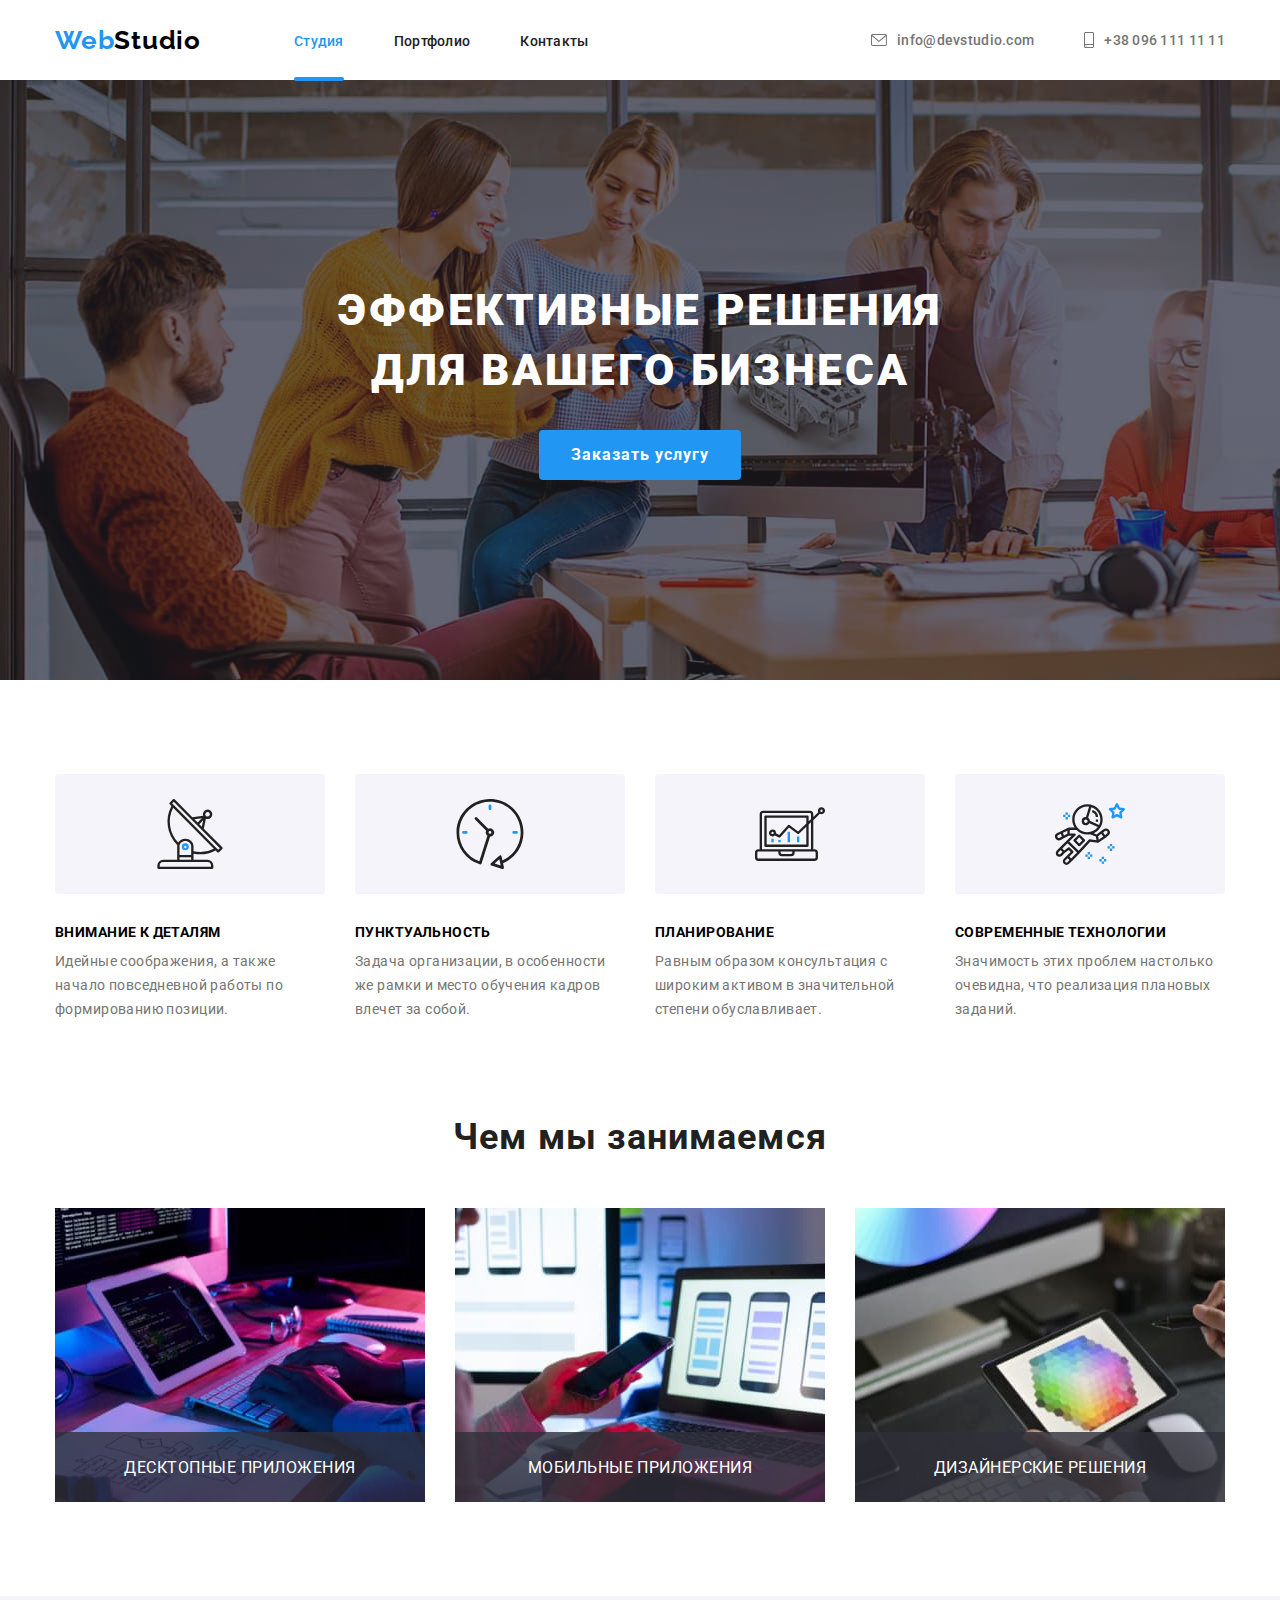
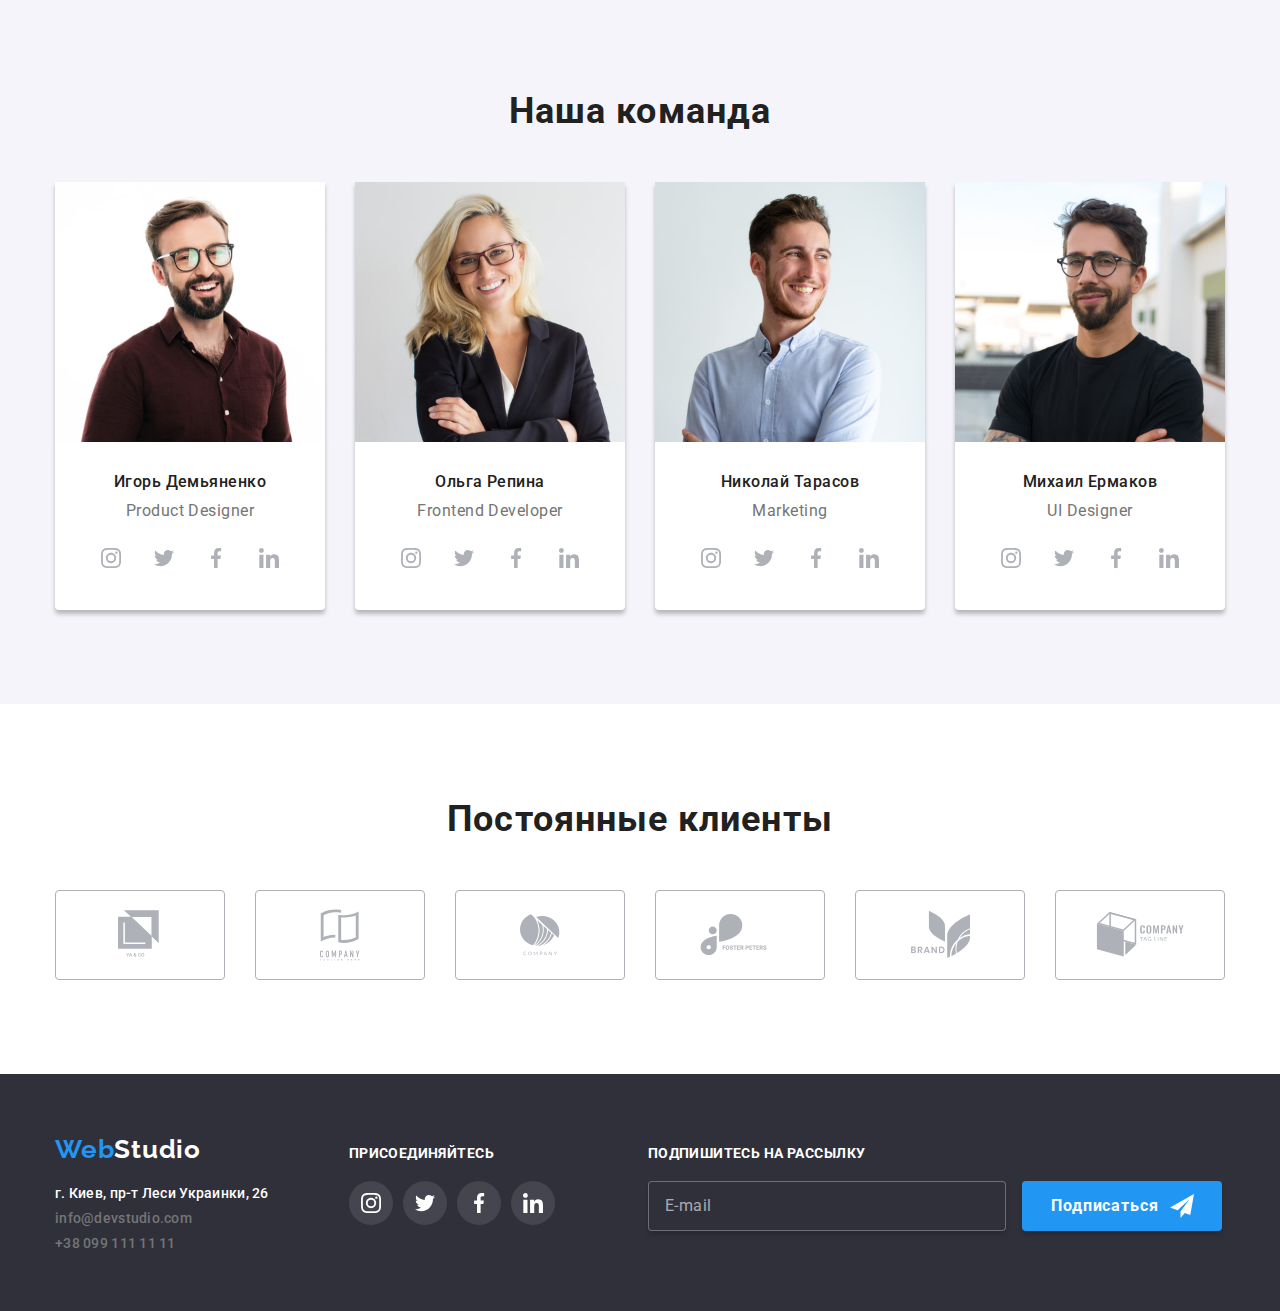
<file: index.html>
<!DOCTYPE html>
<html lang="ru">
  <head>
    <meta charset="UTF-8" />
    <meta name="viewport" content="width=device-width, initial-scale=1.0" />
    <link
      rel="stylesheet"
      href="https://cdnjs.cloudflare.com/ajax/libs/modern-normalize/1.0.0/modern-normalize.css"
    />
    <link
      href="https://fonts.googleapis.com/css2?family=Raleway:wght@700&family=Roboto:wght@400;500;700;900&display=swap"
      rel="stylesheet"
    />
    <link rel="stylesheet" href="./css/main.min.css" />
    <title>WebStudio</title>
  </head>
  <body>
    <!--Header-->

    <header class="header">
      <div class="container">
        <nav class="header-navigation">
          <a class="logo link" href="./index.html">
            <span class="accent">Web</span>Studio</a
          >
          <ul class="navigation list">
            <li class="navigation-item">
              <a class="navigation-link active-page link" href="">Студия</a>
            </li>
            <li class="navigation-item">
              <a class="navigation-link link" href="./portfolio.html"
                >Портфолио</a
              >
            </li>
            <li class="navigation-item">
              <a class="navigation-link link" href="">Контакты</a>
            </li>
          </ul>
        </nav>
        <address class="contacts">
          <a class="link contacts-details" href="mailto:info@devstudio.com">
            <svg class="email contacts-icon">
              <use href="./images/sprite.svg#envelope"></use>
            </svg>
            info@devstudio.com</a
          >
          <a class="link contacts-details" href="tel:+380961111111">
            <svg class="smartphone contacts-icon">
              <use href="./images/sprite.svg#smartphone"></use>
            </svg>
            +38 096 111 11 11</a
          >
        </address>
      </div>
    </header>

    <main>
      <!--Hero section-->

      <section class="hero">
        <h1 class="hero-title">
          Эффективные решения <br />
          для вашего бизнеса
        </h1>
        <button class="order-button modal-btn" type="button" data-modal-open>
          Заказать услугу
        </button>
      </section>

      <!--Skills-->

      <section class="skills">
        <div class="container">
          <h2 hidden>Квалификация и навыки</h2>
          <ul class="skills-list list">
            <li class="skills-item">
              <h3 class="skills-title">Внимание к деталям</h3>
              <p class="skills-description">
                Идейные соображения, а также начало повседневной работы по
                формированию позиции.
              </p>
            </li>
            <li class="skills-item">
              <h3 class="skills-title">Пунктуальность</h3>
              <p class="skills-description">
                Задача организации, в особенности же рамки и место обучения
                кадров влечет за собой.
              </p>
            </li>
            <li class="skills-item">
              <h3 class="skills-title">Планирование</h3>
              <p class="skills-description">
                Равным образом консультация с широким активом в значительной
                степени обуславливает.
              </p>
            </li>
            <li class="skills-item">
              <h3 class="skills-title">Современные технологии</h3>
              <p class="skills-description">
                Значимость этих проблем настолько очевидна, что реализация
                плановых заданий.
              </p>
            </li>
          </ul>
        </div>
      </section>

      <!--Our work-->
      <section class="work">
        <div class="container work-container">
          <h2 class="work-title">Чем мы занимаемся</h2>
          <ul class="work-list list">
            <li class="work-item">
              <div class="work-image-title">
                <img
                  src="./images/task-1.jpg"
                  alt="программист пишет код"
                  width="370"
                  height="294"
                />
              </div>
            </li>
            <li class="work-item">
              <div class="work-image-title">
                <img
                  src="./images/task-2.jpg"
                  alt="дизайн мобильного приложения"
                  width="370"
                  height="294"
                />
              </div>
            </li>
            <li class="work-item">
              <div class="work-image-title">
                <img
                  src="./images/task-3.jpg"
                  alt="работа с палитрой цветов"
                  width="370"
                  height="294"
                />
              </div>
            </li>
          </ul>
        </div>
      </section>

      <!--Our team-->

      <section class="team">
        <div class="container">
          <h2 class="team-title">Наша команда</h2>
          <ul class="team-list list">
            <li class="team-item">
              <img
                src="./images/teamplayer-1.jpg"
                alt="фото члена команды Игоря"
                width="270"
                height="260"
              />
              <div class="team-content">
                <h3 class="teammate-name">Игорь Демьяненко</h3>
                <p class="teammate-position" lang="en">Product Designer</p>
                <ul class="social-list list">
                  <li>
                    <a class="social-list-link" href="">
                      <svg class="social-list-svg">
                        <use href="./images/sprite.svg#instagram"></use>
                      </svg>
                    </a>
                  </li>
                  <li>
                    <a class="social-list-link" href="">
                      <svg class="social-list-svg">
                        <use href="./images/sprite.svg#twitter"></use>
                      </svg>
                    </a>
                  </li>
                  <li>
                    <a class="social-list-link" href="">
                      <svg class="social-list-svg">
                        <use href="./images/sprite.svg#facebook"></use>
                      </svg>
                    </a>
                  </li>
                  <li>
                    <a class="social-list-link" href="">
                      <svg class="social-list-svg">
                        <use href="./images/sprite.svg#linkedin"></use>
                      </svg>
                    </a>
                  </li>
                </ul>
              </div>
            </li>
            <li class="team-item">
              <img
                src="./images/teamplayer-2.jpg"
                alt="фото члена команды Ольги"
                width="270"
                height="260"
              />
              <div class="team-content">
                <h3 class="teammate-name">Ольга Репина</h3>
                <p class="teammate-position" lang="en">Frontend Developer</p>
                <ul class="social-list list">
                  <li>
                    <a class="social-list-link" href="">
                      <svg class="social-list-svg">
                        <use href="./images/sprite.svg#instagram"></use>
                      </svg>
                    </a>
                  </li>
                  <li>
                    <a class="social-list-link" href="">
                      <svg class="social-list-svg">
                        <use href="./images/sprite.svg#twitter"></use>
                      </svg>
                    </a>
                  </li>
                  <li>
                    <a class="social-list-link" href="">
                      <svg class="social-list-svg">
                        <use href="./images/sprite.svg#facebook"></use>
                      </svg>
                    </a>
                  </li>
                  <li>
                    <a class="social-list-link" href="">
                      <svg class="social-list-svg">
                        <use href="./images/sprite.svg#linkedin"></use>
                      </svg>
                    </a>
                  </li>
                </ul>
              </div>
            </li>
            <li class="team-item">
              <img
                src="./images/teamplayer-3.jpg"
                alt="фото члена команды Николая"
                width="270"
                height="260"
              />
              <div class="team-content">
                <h3 class="teammate-name">Николай Тарасов</h3>
                <p class="teammate-position" lang="en">Marketing</p>
                <ul class="social-list list">
                  <li>
                    <a class="social-list-link" href="">
                      <svg class="social-list-svg">
                        <use href="./images/sprite.svg#instagram"></use>
                      </svg>
                    </a>
                  </li>
                  <li>
                    <a class="social-list-link" href="">
                      <svg class="social-list-svg">
                        <use href="./images/sprite.svg#twitter"></use>
                      </svg>
                    </a>
                  </li>
                  <li>
                    <a class="social-list-link" href="">
                      <svg class="social-list-svg">
                        <use href="./images/sprite.svg#facebook"></use>
                      </svg>
                    </a>
                  </li>
                  <li>
                    <a class="social-list-link" href="">
                      <svg class="social-list-svg">
                        <use href="./images/sprite.svg#linkedin"></use>
                      </svg>
                    </a>
                  </li>
                </ul>
              </div>
            </li>
            <li class="team-item">
              <img
                src="./images/teamplayer-4.jpg"
                alt="фото члена команды Михаила"
                width="270"
                height="260"
              />
              <div class="team-content">
                <h3 class="teammate-name">Михаил Ермаков</h3>
                <p class="teammate-position" lang="en">UI Designer</p>
                <ul class="social-list list">
                  <li>
                    <a class="social-list-link" href="">
                      <svg class="social-list-svg">
                        <use href="./images/sprite.svg#instagram"></use>
                      </svg>
                    </a>
                  </li>
                  <li>
                    <a class="social-list-link" href="">
                      <svg class="social-list-svg">
                        <use href="./images/sprite.svg#twitter"></use>
                      </svg>
                    </a>
                  </li>
                  <li>
                    <a class="social-list-link" href="">
                      <svg class="social-list-svg">
                        <use href="./images/sprite.svg#facebook"></use>
                      </svg>
                    </a>
                  </li>
                  <li>
                    <a class="social-list-link" href="">
                      <svg class="social-list-svg">
                        <use href="./images/sprite.svg#linkedin"></use>
                      </svg>
                    </a>
                  </li>
                </ul>
              </div>
            </li>
          </ul>
        </div>
      </section>
    </main>
    <section class="clients">
      <div class="container">
        <h2 class="clients-title">Постоянные клиенты</h2>
        <ul class="clients-list list">
          <li class="clients-item clients-icon">
            <a class="clients-link" href="">
              <svg class="clients-list-svg" width="45px" height="50px">
                <use href="./images/sprite.svg#logo-1"></use>
              </svg>
            </a>
          </li>
          <li class="clients-item clients-icon">
            <a class="clients-link" href="">
              <svg class="clients-list-svg" width="40px" height="52px">
                <use href="./images/sprite.svg#logo-2"></use>
              </svg>
            </a>
          </li>
          <li class="clients-item clients-icon">
            <a class="clients-link" href="">
              <svg class="clients-list-svg" width="40px" height="52px">
                <use href="./images/sprite.svg#logo-3"></use>
              </svg>
            </a>
          </li>
          <li class="clients-item clients-icon">
            <a class="clients-link" href="">
              <svg class="clients-list-svg" width="80px" height="42px">
                <use href="./images/sprite.svg#logo-4"></use>
              </svg>
            </a>
          </li>
          <li class="clients-item clients-icon">
            <a class="clients-link" href="">
              <svg class="clients-list-svg" width="59px" height="47px">
                <use href="./images/sprite.svg#logo-5"></use>
              </svg>
            </a>
          </li>
          <li class="clients-item clients-icon">
            <a class="clients-link" href="">
              <svg class="clients-list-svg" width="89px" height="45px">
                <use href="./images/sprite.svg#logo-6"></use>
              </svg>
            </a>
          </li>
        </ul>
      </div>
    </section>
    <!--Footer-->
    <footer class="footer">
      <div class="container footer-container">
        <div class="footer-contacts">
          <a class="footer-logo link" href="./index.html"
            ><span class="accent">Web</span>Studio</a
          >
          <address class="contacts address">
            <ul class="footer-contacts-list list">
              <li class="footer-contacts-item">
                <a
                  class="footer-contacts-details map-address link"
                  href="https://goo.gl/maps/kugexmw8L3Ajr5Bk6"
                  target="_blank"
                  >г. Киев, пр-т Леси Украинки, 26</a
                >
              </li>
              <li class="footer-contacts-item">
                <a
                  class="footer-contacts-details footer-email link"
                  href="mailto:info@devstudio.com"
                  >info@devstudio.com</a
                >
              </li>
              <li class="footer-contacts-item">
                <a
                  class="footer-contacts-details footer-tel link"
                  href="tel:+380991111111"
                  >+38 099 111 11 11</a
                >
              </li>
            </ul>
          </address>
        </div>
        <div class="join">
          <b class="join-title">Присоединяйтесь</b>
          <ul class="footer-social-list list">
            <li class="footer-social-icons">
              <a class="footer-social-link" href="">
                <svg class="footer-social-svg">
                  <use href="./images/sprite.svg#instagram"></use>
                </svg>
              </a>
            </li>
            <li class="footer-social-icons">
              <a class="footer-social-link" href="">
                <svg class="footer-social-svg">
                  <use href="./images/sprite.svg#twitter"></use>
                </svg>
              </a>
            </li>
            <li class="footer-social-icons">
              <a class="footer-social-link" href="">
                <svg class="footer-social-svg">
                  <use href="./images/sprite.svg#facebook"></use>
                </svg>
              </a>
            </li>
            <li class="footer-social-icons">
              <a class="footer-social-link" href="">
                <svg class="footer-social-svg">
                  <use href="./images/sprite.svg#linkedin"></use>
                </svg>
              </a>
            </li>
          </ul>
        </div>
        <!--Subscribe form-->
        <form class="subscribe-form-wrapper">
          <b class="join-title">Подпишитесь на рассылку</b>
          <input
            type="email"
            name="user-email"
            class="subscribe-form-input"
            placeholder="E-mail"
            required
          />
          <button type="submit" class="subscribe-form-btn">
            <span class="send-button-wrapper"
              >Подписаться
              <svg class="send-icon" width="24px" height="24px">
                <use href="./images/sprite.svg#send"></use>
              </svg>
            </span>
          </button>
        </form>
      </div>
    </footer>
    <!--Modal button-->
    <div class="backdrop is-hidden" data-modal>
      <div class="modal">
        <button type="button" class="close-btn" data-modal-close>
          <svg class="close-icon" width="11px" height="11px">
            <use href="./images/sprite.svg#close"></use>
          </svg>
        </button>
        <h2 class="modal-title">Оставьте свои данные, мы вам перезвоним</h2>
        <form action="#" class="modal-form">
          <label class="modal-form-field"
            >Имя
            <input
              class="modal-form-input"
              type="text"
              name="user-name"
              placeholder=" "
            />
            <svg class="form-icon">
              <use href="./images/sprite.svg#person"></use>
            </svg>
          </label>
          <label class="modal-form-field"
            >Телефон
            <input
              class="modal-form-input"
              type="tel"
              name="user-tel"
              placeholder=" "
            />
            <svg class="form-icon">
              <use href="./images/sprite.svg#tel"></use>
            </svg>
          </label>
          <label class="modal-form-field"
            >Почта
            <input
              class="modal-form-input"
              type="email"
              name="user-email"
              placeholder=" "
            />
            <svg class="form-icon">
              <use href="./images/sprite.svg#email"></use>
            </svg>
          </label>
          <label class="modal-form-field"
            >Комментарий
            <textarea
              name="user-comment"
              cols="30"
              rows="10"
              class="modal-form-comment"
              placeholder="Введите текст"
            ></textarea>
          </label>

          <input
            class="modal-form-policy"
            type="checkbox"
            name="user-agreement"
            value="accept-agreement"
            id="check-policy"
          />
          <label for="check-policy" class="modal-form-policy-label">
            Соглашаюсь с рассылкой и принимаю
            <a href="#" class="terms">Условия договора</a>
          </label>

          <button type="submit" class="modal-form-btn">Отправить</button>
        </form>
      </div>
    </div>

    <script src="./js/modal.js"></script>
  </body>
</html>
</file>
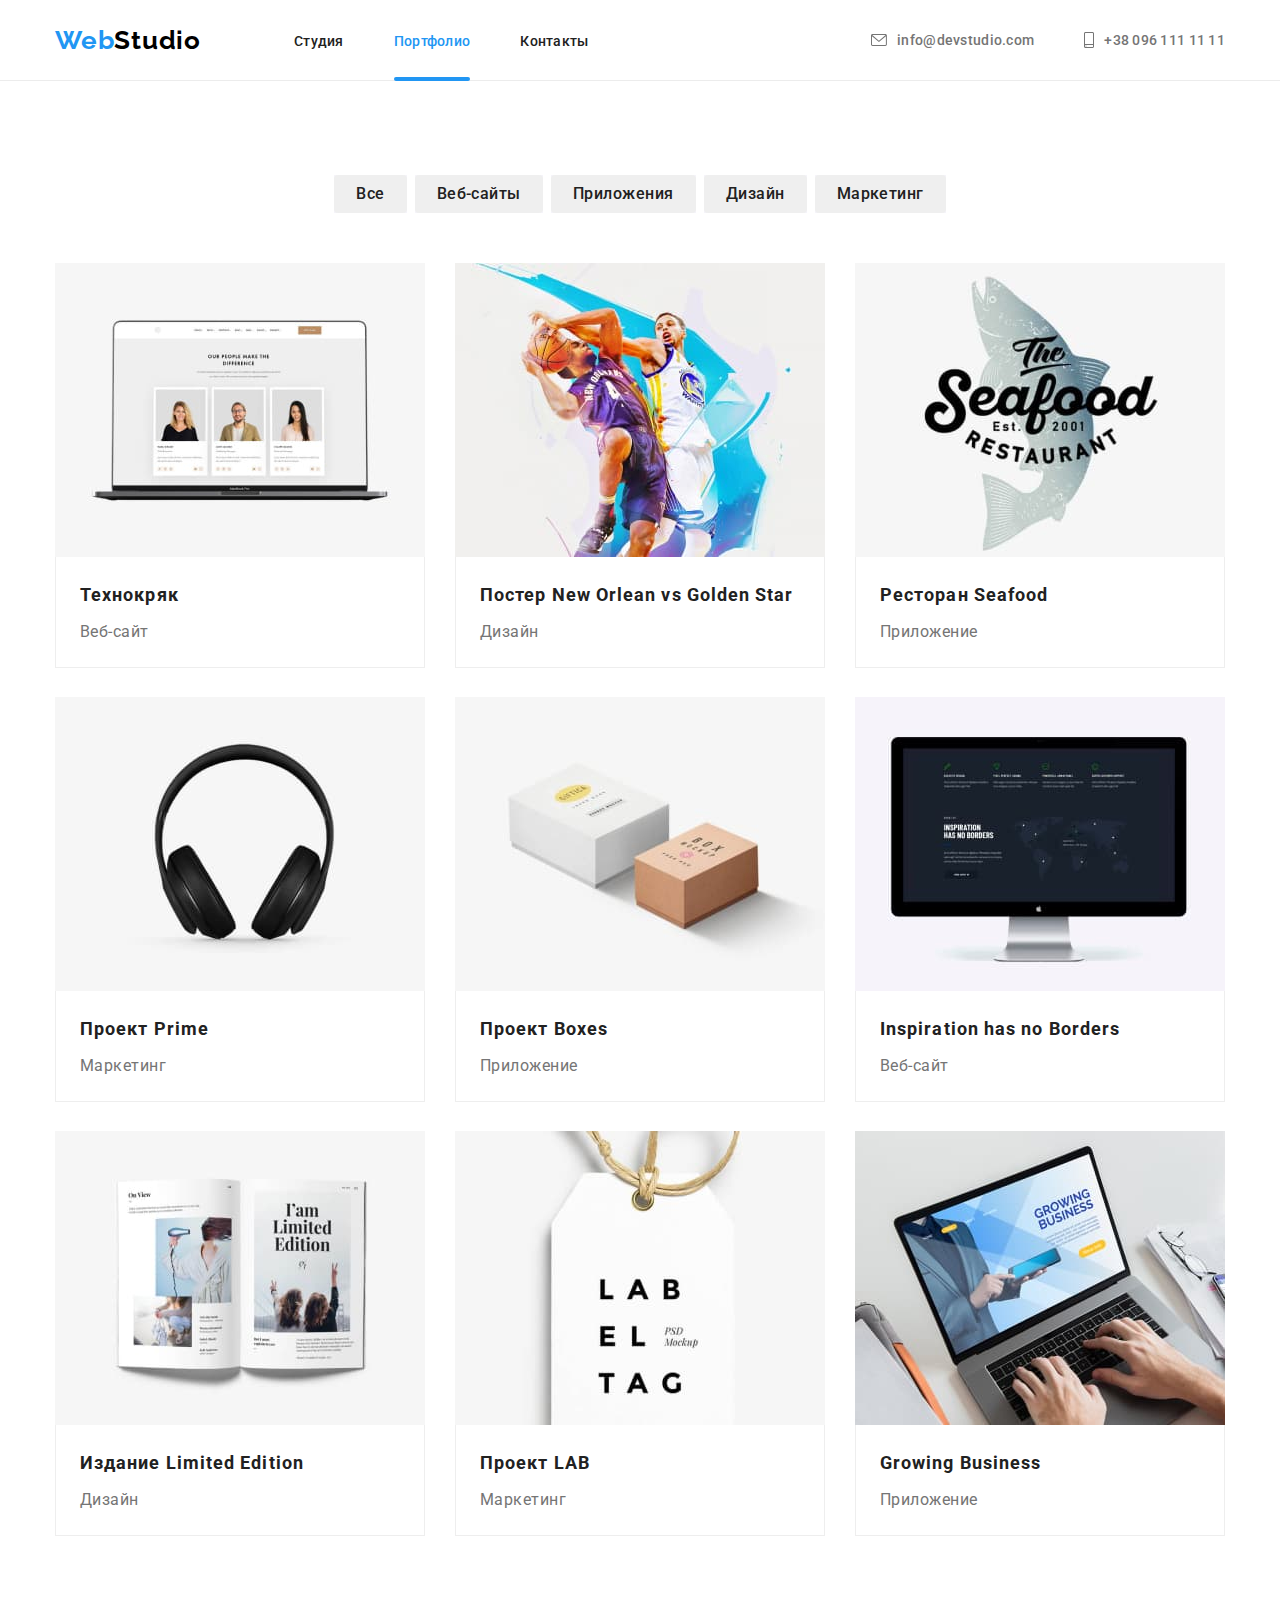
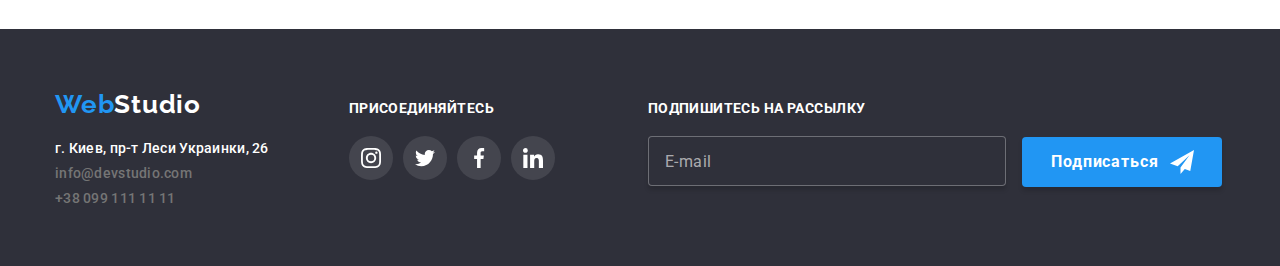
<file: portfolio.html>
<!DOCTYPE html>
<html lang="ru">
  <head>
    <meta charset="UTF-8" />
    <meta name="viewport" content="width=device-width, initial-scale=1.0" />
    <link
      rel="stylesheet"
      href="https://cdnjs.cloudflare.com/ajax/libs/modern-normalize/1.0.0/modern-normalize.css"
    />
    <link
      href="https://fonts.googleapis.com/css2?family=Raleway:wght@700&family=Roboto:wght@400;500;700;900&display=swap"
      rel="stylesheet"
    />
    <!--<link rel="stylesheet" href="./css/main.min.css" />-->
    <link rel="stylesheet" href="./css/portfolio.min.css" />
    <title>Портфолио</title>
  </head>
  <body>
    <!--Header-->

    <header class="header">
      <div class="container portfolio-header">
        <nav class="header-navigation">
          <a class="logo link" href="./index.html"
            ><span class="accent">Web</span>Studio</a
          >
          <ul class="navigation list">
            <li class="navigation-item">
              <a class="navigation-link link" href="./index.html">Студия</a>
            </li>
            <li class="navigation-item">
              <a
                class="navigation-link active-page link"
                href="./portfolio.html"
                >Портфолио</a
              >
            </li>
            <li class="navigation-item">
              <a class="navigation-link link" href="">Контакты</a>
            </li>
          </ul>
        </nav>
        <address class="contacts">
          <a class="link contacts-details" href="mailto:info@devstudio.com">
            <svg class="email contacts-icon">
              <use
                class="contacts-details-svg"
                href="./images/sprite.svg#envelope"
              ></use>
            </svg>
            info@devstudio.com</a
          >
          <a class="link contacts-details" href="tel:+380961111111">
            <svg class="smartphone contacts-icon">
              <use
                class="contacts-details-svg"
                href="./images/sprite.svg#smartphone"
              ></use>
            </svg>
            +38 096 111 11 11</a
          >
        </address>
      </div>
    </header>

    <main>
      <section class="portfolio">
        <div class="container">
          <!--Фильтр по услугам студии-->
          <h1 hidden>Фильтр по услугам студии</h1>
          <ul class="filter-list list">
            <li class="filter-item">
              <button class="services-filter-button" type="button">Все</button>
            </li>
            <li class="filter-item">
              <button class="services-filter-button" type="button">
                Веб-сайты
              </button>
            </li>
            <li class="filter-item">
              <button class="services-filter-button" type="button">
                Приложения
              </button>
            </li>
            <li class="filter-item">
              <button class="services-filter-button" type="button">
                Дизайн
              </button>
            </li>
            <li class="filter-item">
              <button class="services-filter-button" type="button">
                Маркетинг
              </button>
            </li>
          </ul>

          <!--Услуги-->

          <ul class="services-list list">
            <li class="services-item">
              <a class="services-link link" href="">
                <div class="services-preview">
                  <img
                    src="./images/portfolio/website.jpg"
                    alt="страница вебсайта"
                    width="370"
                    height="294"
                  />
                </div>
                <div class="services-content">
                  <h2 class="services-title">Технокряк</h2>
                  <p class="services-category">Веб-сайт</p>
                </div>
              </a>
            </li>
            <li class="services-item">
              <a class="services-link link" href="">
                <div class="services-preview">
                  <img
                    src="./images/portfolio/poster.jpg"
                    alt="постер баскетбол"
                    width="370"
                    height="294"
                  />
                </div>
                <div class="services-content">
                  <h2 class="services-title">
                    Постер New Orlean vs Golden Star
                  </h2>
                  <p class="services-category">Дизайн</p>
                </div>
              </a>
            </li>
            <li class="services-item">
              <a class="services-link link" href="">
                <div class="services-preview">
                  <img
                    src="./images/portfolio/restaurant.jpg"
                    alt="логотип ресторана морепродуктов"
                    width="370"
                    height="294"
                  />
                </div>
                <div class="services-content">
                  <h2 class="services-title">Ресторан Seafood</h2>
                  <p class="services-category">Приложение</p>
                </div>
              </a>
            </li>
            <li class="services-item">
              <a class="services-link link" href="">
                <div class="services-preview">
                  <img
                    src="./images/portfolio/marketing.jpg"
                    alt="наушники"
                    width="370"
                    height="294"
                  />
                </div>
                <div class="services-content">
                  <h2 class="services-title">Проект Prime</h2>
                  <p class="services-category">Маркетинг</p>
                </div>
              </a>
            </li>
            <li class="services-item">
              <a class="services-link link" href="">
                <div class="services-preview">
                  <img
                    src="./images/portfolio/boxes.jpg"
                    alt="коробки"
                    width="370"
                    height="294"
                  />
                </div>
                <div class="services-content">
                  <h2 class="services-title">Проект Boxes</h2>
                  <p class="services-category">Приложение</p>
                </div>
              </a>
            </li>
            <li class="services-item">
              <a class="services-link link" href="">
                <div class="services-preview">
                  <img
                    src="./images/portfolio/inspiration.jpg"
                    alt="веб-сайт"
                    width="370"
                    height="294"
                  />
                </div>
                <div class="services-content">
                  <h2 class="services-title">Inspiration has no Borders</h2>
                  <p class="services-category">Веб-сайт</p>
                </div>
              </a>
            </li>
            <li class="services-item">
              <a class="services-link link" href="">
                <div class="services-preview">
                  <img
                    src="./images/portfolio/edition.jpg"
                    alt="книга"
                    width="370"
                    height="294"
                  />
                </div>
                <div class="services-content">
                  <h2 class="services-title">Издание Limited Edition</h2>
                  <p class="services-category">Дизайн</p>
                </div>
              </a>
            </li>
            <li class="services-item">
              <a class="services-link link" href="">
                <div class="services-preview">
                  <img
                    src="./images/portfolio/label.jpg"
                    alt="бирка с логотипом"
                    width="370"
                    height="294"
                  />
                </div>
                <div class="services-content">
                  <h2 class="services-title">Проект LAB</h2>
                  <p class="services-category">Маркетинг</p>
                </div>
              </a>
            </li>
            <li class="services-item">
              <a class="services-link link" href="">
                <div class="services-preview">
                  <img
                    src="./images/portfolio/business.jpg"
                    alt="веб приложение для бизнеса"
                    width="370"
                    height="294"
                  />
                </div>
                <div class="services-content">
                  <h2 class="services-title">Growing Business</h2>
                  <p class="services-category">Приложение</p>
                </div>
              </a>
            </li>
          </ul>
        </div>
      </section>
    </main>

    <!--Footer-->
    <footer class="footer">
      <div class="container footer-container">
        <div class="footer-contacts">
          <a class="footer-logo link" href="./index.html"
            ><span class="accent">Web</span>Studio</a
          >
          <address class="contacts address">
            <ul class="footer-contacts-list list">
              <li class="footer-contacts-item">
                <a
                  class="footer-contacts-details map-address link"
                  href="https://goo.gl/maps/kugexmw8L3Ajr5Bk6"
                  target="_blank"
                  >г. Киев, пр-т Леси Украинки, 26</a
                >
              </li>
              <li class="footer-contacts-item">
                <a
                  class="footer-contacts-details footer-email link"
                  href="mailto:info@devstudio.com"
                  >info@devstudio.com</a
                >
              </li>
              <li class="footer-contacts-item">
                <a
                  class="footer-contacts-details footer-tel link"
                  href="tel:+380991111111"
                  >+38 099 111 11 11</a
                >
              </li>
            </ul>
          </address>
        </div>
        <div class="join">
          <b class="join-title"> Присоединяйтесь </b>
          <ul class="footer-social-list list">
            <li class="footer-social-icons">
              <a class="footer-social-link" href="">
                <svg class="footer-social-svg">
                  <use href="./images/sprite.svg#instagram"></use>
                </svg>
              </a>
            </li>
            <li class="footer-social-icons">
              <a class="footer-social-link" href="">
                <svg class="footer-social-svg">
                  <use href="./images/sprite.svg#twitter"></use>
                </svg>
              </a>
            </li>
            <li class="footer-social-icons">
              <a class="footer-social-link" href="">
                <svg class="footer-social-svg">
                  <use href="./images/sprite.svg#facebook"></use>
                </svg>
              </a>
            </li>
            <li class="footer-social-icons">
              <a class="footer-social-link" href="">
                <svg class="footer-social-svg">
                  <use href="./images/sprite.svg#linkedin"></use>
                </svg>
              </a>
            </li>
          </ul>
        </div>
        <!--Subscribe form-->
        <form class="subscribe-form-wrapper">
          <b class="join-title">Подпишитесь на рассылку</b>
          <input
            type="email"
            name="user-email"
            class="subscribe-form-input"
            placeholder="E-mail"
            required
          />
          <button type="submit" class="subscribe-form-btn">
            <span class="send-button-wrapper"
              >Подписаться
              <svg class="send-icon" width="24px" height="24px">
                <use href="/images/sprite.svg#send"></use>
              </svg>
            </span>
          </button>
        </form>
      </div>
    </footer>
  </body>
</html>
</file>
<file: css/main.min.css>
body{font-family:"Roboto",sans-serif}.list{list-style:none}.link{text-decoration:none}.address{font-style:normal}img{display:block}*,*::before,*::after{margin:0;padding:0}.container{width:1200px;margin:0 auto;padding:0 15px}.backdrop{position:fixed;top:0;left:0;width:100%;height:100%;background-color:rgba(0,0,0,0.2);transition:all 250ms cubic-bezier(0.4, 0, 0.2, 1)}.is-hidden{opacity:0;visibility:hidden;pointer-events:none}.modal{position:absolute;top:50%;left:50%;transform:translate(-50%, -50%);width:528px;height:581px;background-color:#fff;box-shadow:0px 1px 3px rgba(0,0,0,0.12),0px 1px 1px rgba(0,0,0,0.14),0px 2px 1px rgba(0,0,0,0.2);border-radius:4px}.modal-title{padding-top:40px;padding-bottom:12px;font-family:"Roboto",sans-serif;font-weight:700;font-size:20px;line-height:1.15;text-align:center;letter-spacing:0.03em;color:#212121}.modal-form-field{position:relative;margin-left:40px;font-family:"Roboto",sans-serif;font-weight:400;font-size:12px;line-height:1.167;letter-spacing:0.01em;color:#757575}.modal-form-field:not(:last-child)>input{margin-bottom:10px}.modal-form-field>input{display:flex;margin:0 auto;margin-top:4px;padding-left:40px;border:1px solid rgba(33,33,33,0.2);border-radius:4px}.modal-form-field textarea{padding:12px 0 0 16px;margin-top:4px}.modal-form-input{width:448px;height:40px}.modal-form-input:focus+.form-icon{fill:#2196f3;cursor:pointer}.modal-form-input:focus,.modal-form-comment:focus{outline:none;border:1px solid #2196f3;cursor:pointer}.modal-form-comment{position:relative;display:block;resize:none;margin:0 auto;width:448px;height:120px;border:1px solid rgba(33,33,33,0.2);border-radius:4px}.modal-form-comment::placeholder{position:absolute;top:12px;left:16px;font-family:"Roboto",sans-serif;font-weight:400;font-size:14px;line-height:1.143;letter-spacing:0.01em;color:rgba(117,117,117,0.5)}.modal-form-policy{position:absolute;appearance:none;-moz-appearance:none;-webkit-appearance:none}.modal-form-policy-label{display:inline-block;padding-left:48px;margin-top:20px;font-family:"Roboto",sans-serif;font-weight:400;font-size:14px;line-height:1.714;letter-spacing:0.03em;color:#757575}.modal-form-policy-label::before{content:"";display:inline-block;margin-right:8px;margin-top:3px;width:16px;height:15px;border:0.75px solid #000000;border-radius:2px}.modal-form-policy:checked+.modal-form-policy-label::before{background-color:#2196f3;background-image:url("../images/checked.svg");background-size:contain;background-origin:border-box;border-color:transparent}.modal-form-btn{display:block;margin-left:auto;margin-right:auto;margin-top:30px;width:200px;height:50px;font-family:"Roboto",sans-serif;font-weight:700;font-size:16px;line-height:1.875;letter-spacing:0.06em;color:#ffffff;background-color:#188ce8;border:none;box-shadow:0px 4px 4px rgba(0,0,0,0.15);border-radius:4px;transition:box-shadow 250ms cubic-bezier(0.4, 0, 0.2, 1)}.modal-form-btn:hover,.modal-form-btn:focus{box-shadow:0px 4px 4px rgba(0,0,0,0.25);cursor:pointer}.close-icon{display:block;margin:0 auto}.close-btn{position:absolute;top:8px;right:8px;width:30px;height:30px;background-color:#ffffff;border:1px solid rgba(0,0,0,0.1);border-radius:50%;cursor:pointer;transition:fill 250ms cubic-bezier(0.4, 0, 0.2, 1)}.close-btn:hover,.close-btn:focus{fill:#2196f3}.form-icon{position:absolute;top:27px;left:12px;width:18px;height:18px;transition:fill 250ms cubic-bezier(0.4, 0, 0.2, 1)}.terms{padding-right:51px;font-family:"Roboto",sans-serif;font-weight:400;font-size:14px;line-height:1.714;letter-spacing:0.03em;text-decoration-line:underline;color:#2196f3}.subscribe-form-wrapper{margin-left:93px}.subscribe-form-input{display:inline-block;width:358px;height:50px;margin-right:12px;padding-left:16px;color:rgba(255,255,255,0.6);background-color:#2f303a;border:1px solid rgba(255,255,255,0.3);box-shadow:0px 4px 4px rgba(0,0,0,0.15);border-radius:4px}.subscribe-form-input::placeholder{font-family:"Roboto",sans-serif;font-weight:400;font-size:16px;line-height:1.25;letter-spacing:0.03em;color:rgba(255,255,255,0.6)}.subscribe-form-input:focus{cursor:pointer}.subscribe-form-btn{width:200px;height:50px;color:#ffffff;background-color:#2196f3;font-family:"Roboto",sans-serif;font-weight:700;font-size:16px;line-height:1.875;text-align:center;letter-spacing:0.06em;box-shadow:0px 4px 4px rgba(0,0,0,0.15);border-radius:4px;border:none}.subscribe-form-btn:hover,.subscribe-form-btn:focus{cursor:pointer}.send-button-wrapper{position:relative;display:flex;padding-left:29px}.send-icon{position:absolute;top:3px;right:28px}.send-icon>use{width:24px;height:24px;fill:#ffffff;margin-left:10px}.social-list{display:flex;justify-content:space-around;margin-top:16px}.social-list-link{width:44px;height:44px;display:flex;justify-content:center;align-items:center;border-radius:50%;background-color:#ffffff;transition:background-color 250ms cubic-bezier(0.4, 0, 0.2, 1)}.social-list-link:hover,.social-list-link:focus{background-color:#2196f3}.social-list-link:hover .social-list-svg,.social-list-link:focus .social-list-svg{fill:#ffffff}.social-list-svg{width:20px;height:20px;fill:#afb1b8;transition:fill 250ms cubic-bezier(0.4, 0, 0.2, 1)}.footer-social-list{display:flex}.footer-social-icons:not(:last-child){margin-right:10px}.footer-social-link{width:44px;height:44px;display:flex;justify-content:center;align-items:center;border-radius:50%;background-color:rgba(255,255,255,0.1);transition:background-color 250ms cubic-bezier(0.4, 0, 0.2, 1)}.footer-social-link:hover,.footer-social-link:focus{background-color:#2196f3}.footer-social-svg{width:20px;height:20px;fill:#ffffff}.work-title,.team-title,.clients-title{font-weight:700;font-size:36px;line-height:1.167;text-align:center;letter-spacing:0.03em;color:#212121}.teammate-position{font-weight:400;font-size:16px;line-height:1.187;letter-spacing:0.03em;color:#757575}.contacts-details{transition:color 250ms cubic-bezier(0.4, 0, 0.2, 1)}.link.contacts-details:hover{color:#2196f3}.team,.work,.portfolio,.clients{padding-bottom:94px}.portfolio,.clients{padding-top:94px}.accent{font-family:"Raleway",sans-serif;font-weight:700;font-size:26px;line-height:1.192;letter-spacing:0.03em;color:#2196f3}.logo{font-family:"Raleway",sans-serif;font-weight:700;font-size:26px;line-height:1.192;letter-spacing:0.03em;color:#000;margin-right:93px}.navigation-link{font-family:"Roboto",sans-serif;font-weight:500;font-size:14px;line-height:1.143;letter-spacing:0.02em;color:#212121;transition:color 250ms cubic-bezier(0.4, 0, 0.2, 1)}.navigation-link:hover,.navigation-link:focus{color:#2196f3}.active-page{color:#2196f3}.navigation-item .active-page::after{position:absolute;bottom:0;content:"";display:block;width:100%;height:4px;background-color:#2196f3;border-radius:2px}.header .container{display:flex;align-items:center;height:80px}.header-navigation{display:flex;align-items:center}.navigation{display:flex}.navigation-item{position:relative}.navigation-item:not(:last-child){margin-right:50px}a.navigation-link.active-page,a.navigation-link.link{padding-top:33px;padding-bottom:32px}.contacts{display:flex;margin-left:auto;font-style:normal}.contacts .link{font-family:"Roboto",sans-serif;font-weight:500;font-size:14px;line-height:1.143;letter-spacing:0.02em;color:#757575;display:flex;align-items:center}.contacts-icon{fill:currentColor}.contacts-details+.contacts-details{margin-left:50px}.header .navigation-link{display:block;padding:10px 0}.email{width:16px;height:12px;margin-right:10px}.smartphone{width:10px;height:16px;margin-right:10px}.hero{max-width:1600px;margin:0 auto;padding-bottom:200px;padding-top:200px;background-color:#2f303a;background-image:linear-gradient(rgba(47,48,58,0.4), rgba(47,48,58,0.4)),url("../images/bgimage.jpg");background-repeat:no-repeat;background-size:cover}.hero-title{margin-top:0;margin-bottom:30px;font-weight:900;font-size:44px;line-height:1.364;text-align:center;letter-spacing:0.06em;text-transform:uppercase;color:#fff}.order-button{display:block;margin:0 auto;padding:10px 32px;font-weight:700;font-size:16px;line-height:1.875;text-align:center;letter-spacing:0.06em;color:#fff;background:#2196f3;border:none;border-radius:4px}.order-button:hover,.order-button:focus{cursor:pointer}.skills{padding-bottom:47px;padding-top:94px}.skills-title{font-weight:700;font-size:14px;line-height:1.143;letter-spacing:0.03em;text-transform:uppercase;margin-bottom:10px}.skills-description{font-weight:400;font-size:14px;line-height:1.714;letter-spacing:0.03em;color:#757575}.skills-list{display:flex}.skills-item{width:270px;margin-right:30px}.skills-item:nth-child(4n+4){margin-right:0}.skills-item::before{width:270px;height:120px;margin:0 auto 30px;display:block;background-repeat:no-repeat;background-position:center;background-color:#f5f4fa;border-radius:4px}.skills-item:first-child::before{background-image:url("../images/antenna.svg");content:""}.skills-item:nth-child(n+2)::before{background-image:url("../images/clock.svg");content:""}.skills-item:nth-child(n+3)::before{background-image:url("../images/diagram.svg");content:""}.skills-item:nth-child(n+4)::before{background-image:url("../images/astronaut.svg");content:""}.work{padding-top:47px}.work-title{margin-bottom:50px;font-weight:700;font-size:36px;line-height:1.167;text-align:center;letter-spacing:0.03em;color:#212121}.work-list{display:flex}.work-item{width:370px}.work-item:not(:last-child){margin-right:30px}.work-image-title{position:relative}.work-item:first-child .work-image-title::after,.work-item:nth-child(2n) .work-image-title::after,.work-item:nth-child(3n) .work-image-title::after{display:inline-block;position:absolute;bottom:0;width:100%;height:70px;color:#ffffff;font-family:"Roboto",sans-serif;font-size:700;line-height:1.172;letter-spacing:0.03em;text-transform:uppercase;text-align:center;padding:27px 30px;background-color:rgba(47,48,58,0.8)}.work-item:first-child .work-image-title::after{content:"Десктопные приложения"}.work-item:nth-child(2n) .work-image-title::after{content:"Мобильные приложения"}.work-item:nth-child(3n) .work-image-title::after{content:"Дизайнерские решения"}.team{padding-top:94px;background-color:#f5f4fa}.team-title{margin-bottom:50px}.team-list{display:flex}.team-item{width:270px;display:block;text-align:center}.team-item:not(:last-child){margin-right:30px}.team-item img{box-shadow:0px 4px 4px rgba(0,0,0,0.25)}.team-content{padding:30px;border-radius:0 0 4px 4px;background-color:#fff;box-shadow:0px 4px 4px rgba(0,0,0,0.25)}.teammate-name{margin-bottom:10px;font-weight:500;font-size:16px;line-height:1.187;letter-spacing:0.03em;color:#212121}.clients-title{margin-bottom:50px}.clients-list{display:flex}.clients-list-svg{display:block;margin:auto;transition:fill 250ms cubic-bezier(0.4, 0, 0.2, 1)}.clients-link{display:flex;justify-content:center;align-items:center;width:170px;height:90px;fill:#afb1b8;border:1px solid #afb1b8;border-radius:4px;transition:fill 250ms cubic-bezier(0.4, 0, 0.2, 1)}.clients-link:hover .clients-list-svg,.clients-link:focus .clients-list-svg{fill:#2196f3}.clients-link:hover{border-color:#2196f3}.clients-item{width:170px;height:90px;display:flex;text-align:center;justify-content:center}.clients-item:not(:last-child){margin-right:30px}.footer{padding-top:60px;padding-bottom:60px;background:#2f303a}.footer-container{display:flex;align-items:baseline}.footer-logo{display:inline-block;margin-bottom:20px;font-family:"Raleway",sans-serif;font-weight:700;font-size:26px;line-height:1.192;letter-spacing:0.03em;color:#fff}.footer-contacts-details{font-weight:400;font-size:14px;line-height:1.714;letter-spacing:0.03em;color:rgba(255,255,255,0.6)}.footer-contacts-details.map-address{color:#fff}.footer-contacts-item:not(:last-child){margin-bottom:9px}.join{margin-left:80px;margin-bottom:20px}.join-title{display:block;margin-bottom:20px;font-family:"Roboto",sans-serif;font-weight:700;font-size:14px;line-height:1.143;letter-spacing:0.03em;text-transform:uppercase;color:#fff}
/*# sourceMappingURL=main.min.css.map */
</file>
<file: css/portfolio.min.css>
body{font-family:"Roboto",sans-serif}.list{list-style:none}.link{text-decoration:none}.address{font-style:normal}img{display:block}*,*::before,*::after{margin:0;padding:0}.container{width:1200px;margin:0 auto;padding:0 15px}.services-filter-button{padding:6px 22px;border-radius:4px;cursor:pointer;font-family:"Roboto",sans-serif;font-weight:500;font-size:16px;line-height:1.625;text-align:center;letter-spacing:0.03em;color:#212121;border:none;transition:background-color 250ms cubic-bezier(0.4, 0, 0.2, 1),color 250ms cubic-bezier(0.4, 0, 0.2, 1)}.services-filter-button:hover,.services-filter-button:focus{color:#fff;background-color:#2196f3;box-shadow:0px 4px 4px rgba(0,0,0,0.25)}.services-title{margin-bottom:4px;font-weight:700;font-size:18px;line-height:2;letter-spacing:0.06em;color:#212121}.services-category{font-weight:400;font-size:16px;line-height:1.875;letter-spacing:0.03em;color:#757575}.filter-list{display:flex;justify-content:center;margin-bottom:50px}.filter-item{background-color:#f5f4fa}.filter-item:not(:last-child){margin-right:8px}.portfolio{border-top:1px solid #ececec}.services-list{display:flex;flex-wrap:wrap}.services-item{width:370px}.services-item:not(:nth-last-child(-n+3)){margin-bottom:30px}.services-item:not(:nth-child(3n+3)){margin-right:30px}.services-link{display:block;width:370px;height:404px;transition:box-shadow 250ms cubic-bezier(0.4, 0, 0.2, 1)}.services-link:hover,.services-link:focus{box-shadow:0px 1px 1px rgba(0,0,0,0.12),0px 4px 4px rgba(0,0,0,0.06),1px 4px 6px rgba(0,0,0,0.16)}.services-content{padding:20px 24px;border-bottom:1px solid #eeeeee;border-left:1px solid #eeeeee;border-right:1px solid #eeeeee}.services-preview{position:relative;overflow:hidden}.services-preview::before{position:absolute;display:inline-block;content:"Технокряк это современная площадка распространения коронавируса. Компании используют эту платформу для цифрового шпионажа и атак на защищённые сервера конкурентов.";font-family:"Roboto",sans-serif;color:#ffffff;font-weight:400;font-size:18px;line-height:1.556;letter-spacing:0.03em;padding:63px 24px;width:100%;height:100%;background-color:rgba(33,150,243,0.9);opacity:1;transform:translateY(100%);transition:transform 250ms cubic-bezier(0.4, 0, 0.2, 1)}.services-preview:hover::before{opacity:1}.services-link:hover .services-preview::before{transform:translateY(0)}.social-list{display:flex;justify-content:space-around;margin-top:16px}.social-list-link{width:44px;height:44px;display:flex;justify-content:center;align-items:center;border-radius:50%;background-color:#ffffff;transition:background-color 250ms cubic-bezier(0.4, 0, 0.2, 1)}.social-list-link:hover,.social-list-link:focus{background-color:#2196f3}.social-list-link:hover .social-list-svg,.social-list-link:focus .social-list-svg{fill:#ffffff}.social-list-svg{width:20px;height:20px;fill:#afb1b8;transition:fill 250ms cubic-bezier(0.4, 0, 0.2, 1)}.footer-social-list{display:flex}.footer-social-icons:not(:last-child){margin-right:10px}.footer-social-link{width:44px;height:44px;display:flex;justify-content:center;align-items:center;border-radius:50%;background-color:rgba(255,255,255,0.1);transition:background-color 250ms cubic-bezier(0.4, 0, 0.2, 1)}.footer-social-link:hover,.footer-social-link:focus{background-color:#2196f3}.footer-social-svg{width:20px;height:20px;fill:#ffffff}.subscribe-form-wrapper{margin-left:93px}.subscribe-form-input{display:inline-block;width:358px;height:50px;margin-right:12px;padding-left:16px;color:rgba(255,255,255,0.6);background-color:#2f303a;border:1px solid rgba(255,255,255,0.3);box-shadow:0px 4px 4px rgba(0,0,0,0.15);border-radius:4px}.subscribe-form-input::placeholder{font-family:"Roboto",sans-serif;font-weight:400;font-size:16px;line-height:1.25;letter-spacing:0.03em;color:rgba(255,255,255,0.6)}.subscribe-form-input:focus{cursor:pointer}.subscribe-form-btn{width:200px;height:50px;color:#ffffff;background-color:#2196f3;font-family:"Roboto",sans-serif;font-weight:700;font-size:16px;line-height:1.875;text-align:center;letter-spacing:0.06em;box-shadow:0px 4px 4px rgba(0,0,0,0.15);border-radius:4px;border:none}.subscribe-form-btn:hover,.subscribe-form-btn:focus{cursor:pointer}.send-button-wrapper{position:relative;display:flex;padding-left:29px}.send-icon{position:absolute;top:3px;right:28px}.send-icon>use{width:24px;height:24px;fill:#ffffff;margin-left:10px}.teammate-position{font-weight:400;font-size:16px;line-height:1.187;letter-spacing:0.03em;color:#757575}.contacts-details{transition:color 250ms cubic-bezier(0.4, 0, 0.2, 1)}.link.contacts-details:hover{color:#2196f3}.team,.work,.portfolio,.clients{padding-bottom:94px}.portfolio,.clients{padding-top:94px}.team{padding-top:94px;background-color:#f5f4fa}.team-title{margin-bottom:50px}.team-list{display:flex}.team-item{width:270px;display:block;text-align:center}.team-item:not(:last-child){margin-right:30px}.team-item img{box-shadow:0px 4px 4px rgba(0,0,0,0.25)}.team-content{padding:30px;border-radius:0 0 4px 4px;background-color:#fff;box-shadow:0px 4px 4px rgba(0,0,0,0.25)}.teammate-name{margin-bottom:10px;font-weight:500;font-size:16px;line-height:1.187;letter-spacing:0.03em;color:#212121}.accent{font-family:"Raleway",sans-serif;font-weight:700;font-size:26px;line-height:1.192;letter-spacing:0.03em;color:#2196f3}.logo{font-family:"Raleway",sans-serif;font-weight:700;font-size:26px;line-height:1.192;letter-spacing:0.03em;color:#000;margin-right:93px}.navigation-link{font-family:"Roboto",sans-serif;font-weight:500;font-size:14px;line-height:1.143;letter-spacing:0.02em;color:#212121;transition:color 250ms cubic-bezier(0.4, 0, 0.2, 1)}.navigation-link:hover,.navigation-link:focus{color:#2196f3}.active-page{color:#2196f3}.navigation-item .active-page::after{position:absolute;bottom:0;content:"";display:block;width:100%;height:4px;background-color:#2196f3;border-radius:2px}.header .container{display:flex;align-items:center;height:80px}.header-navigation{display:flex;align-items:center}.navigation{display:flex}.navigation-item{position:relative}.navigation-item:not(:last-child){margin-right:50px}a.navigation-link.active-page,a.navigation-link.link{padding-top:33px;padding-bottom:32px}.contacts{display:flex;margin-left:auto;font-style:normal}.contacts .link{font-family:"Roboto",sans-serif;font-weight:500;font-size:14px;line-height:1.143;letter-spacing:0.02em;color:#757575;display:flex;align-items:center}.contacts-icon{fill:currentColor}.contacts-details+.contacts-details{margin-left:50px}.header .navigation-link{display:block;padding:10px 0}.email{width:16px;height:12px;margin-right:10px}.smartphone{width:10px;height:16px;margin-right:10px}.footer{padding-top:60px;padding-bottom:60px;background:#2f303a}.footer-container{display:flex;align-items:baseline}.footer-logo{display:inline-block;margin-bottom:20px;font-family:"Raleway",sans-serif;font-weight:700;font-size:26px;line-height:1.192;letter-spacing:0.03em;color:#fff}.footer-contacts-details{font-weight:400;font-size:14px;line-height:1.714;letter-spacing:0.03em;color:rgba(255,255,255,0.6)}.footer-contacts-details.map-address{color:#fff}.footer-contacts-item:not(:last-child){margin-bottom:9px}.join{margin-left:80px;margin-bottom:20px}.join-title{display:block;margin-bottom:20px;font-family:"Roboto",sans-serif;font-weight:700;font-size:14px;line-height:1.143;letter-spacing:0.03em;text-transform:uppercase;color:#fff}
/*# sourceMappingURL=portfolio.min.css.map */
</file>
